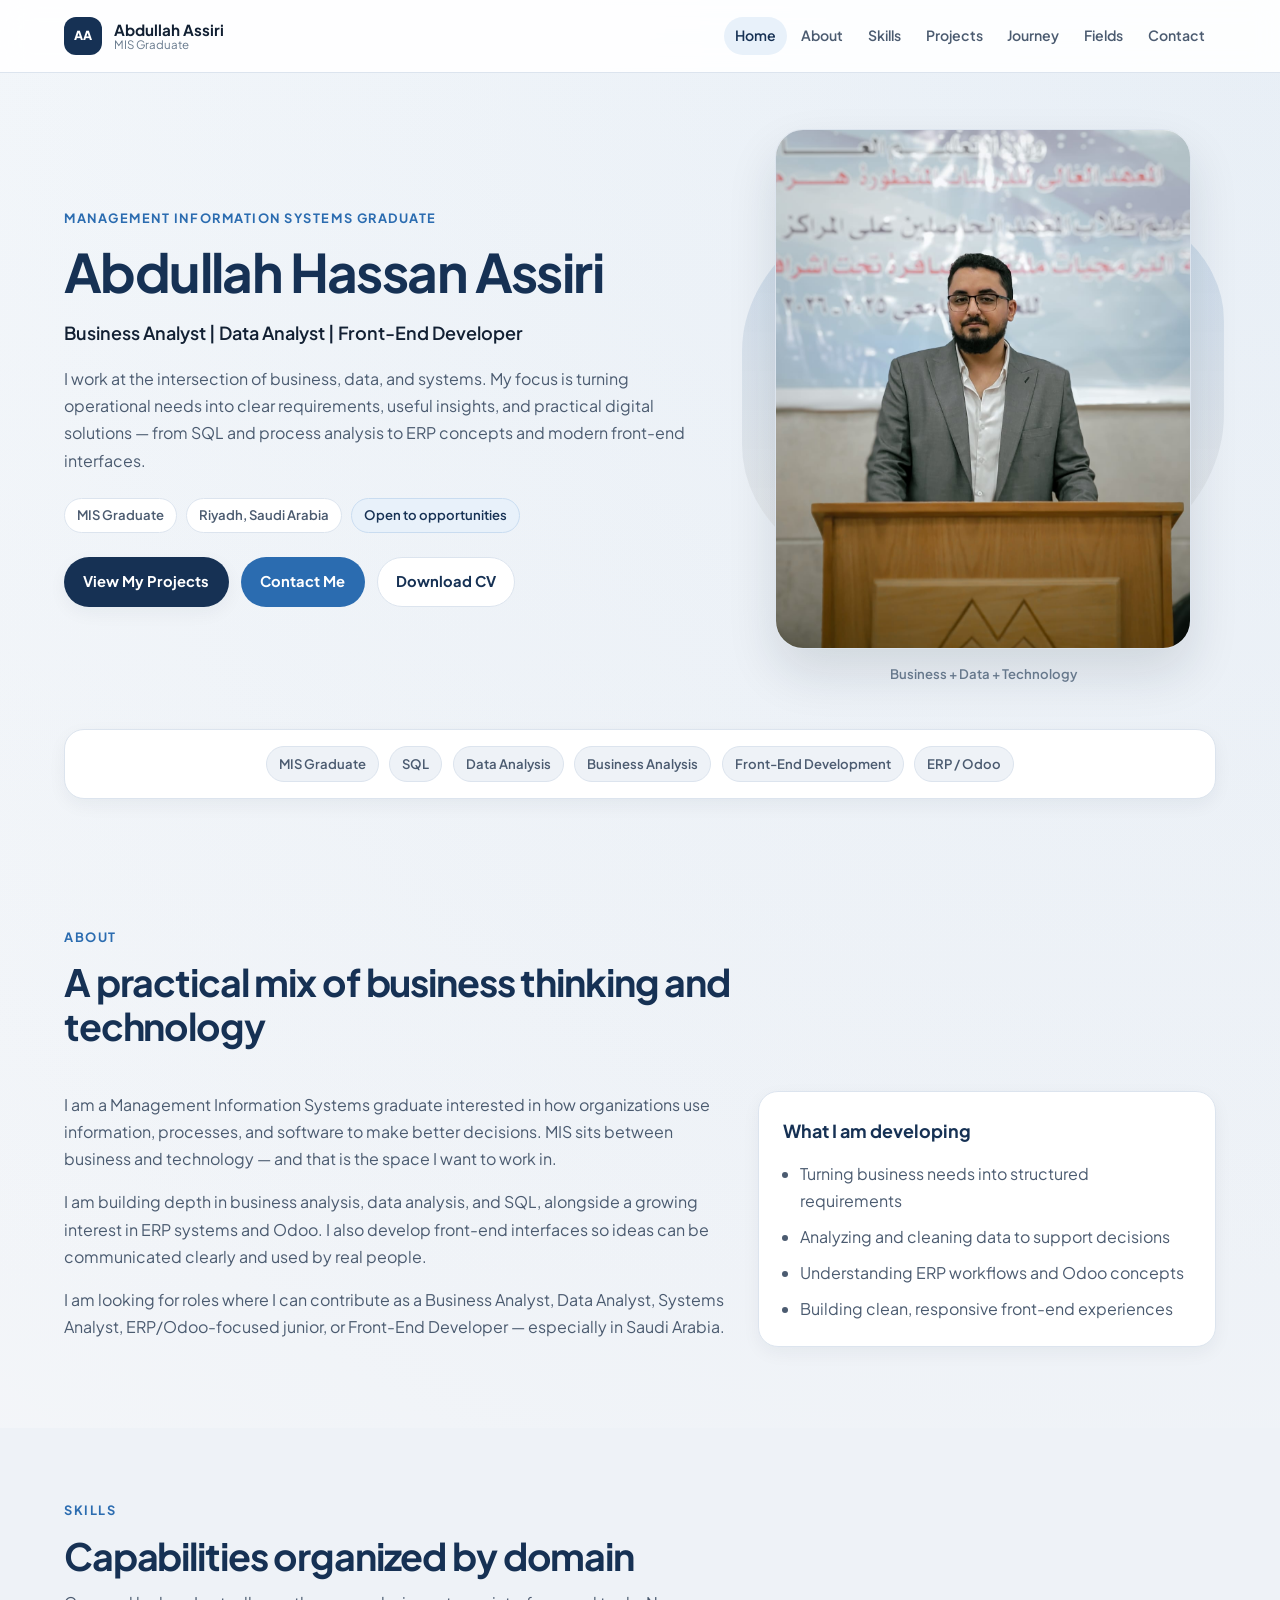
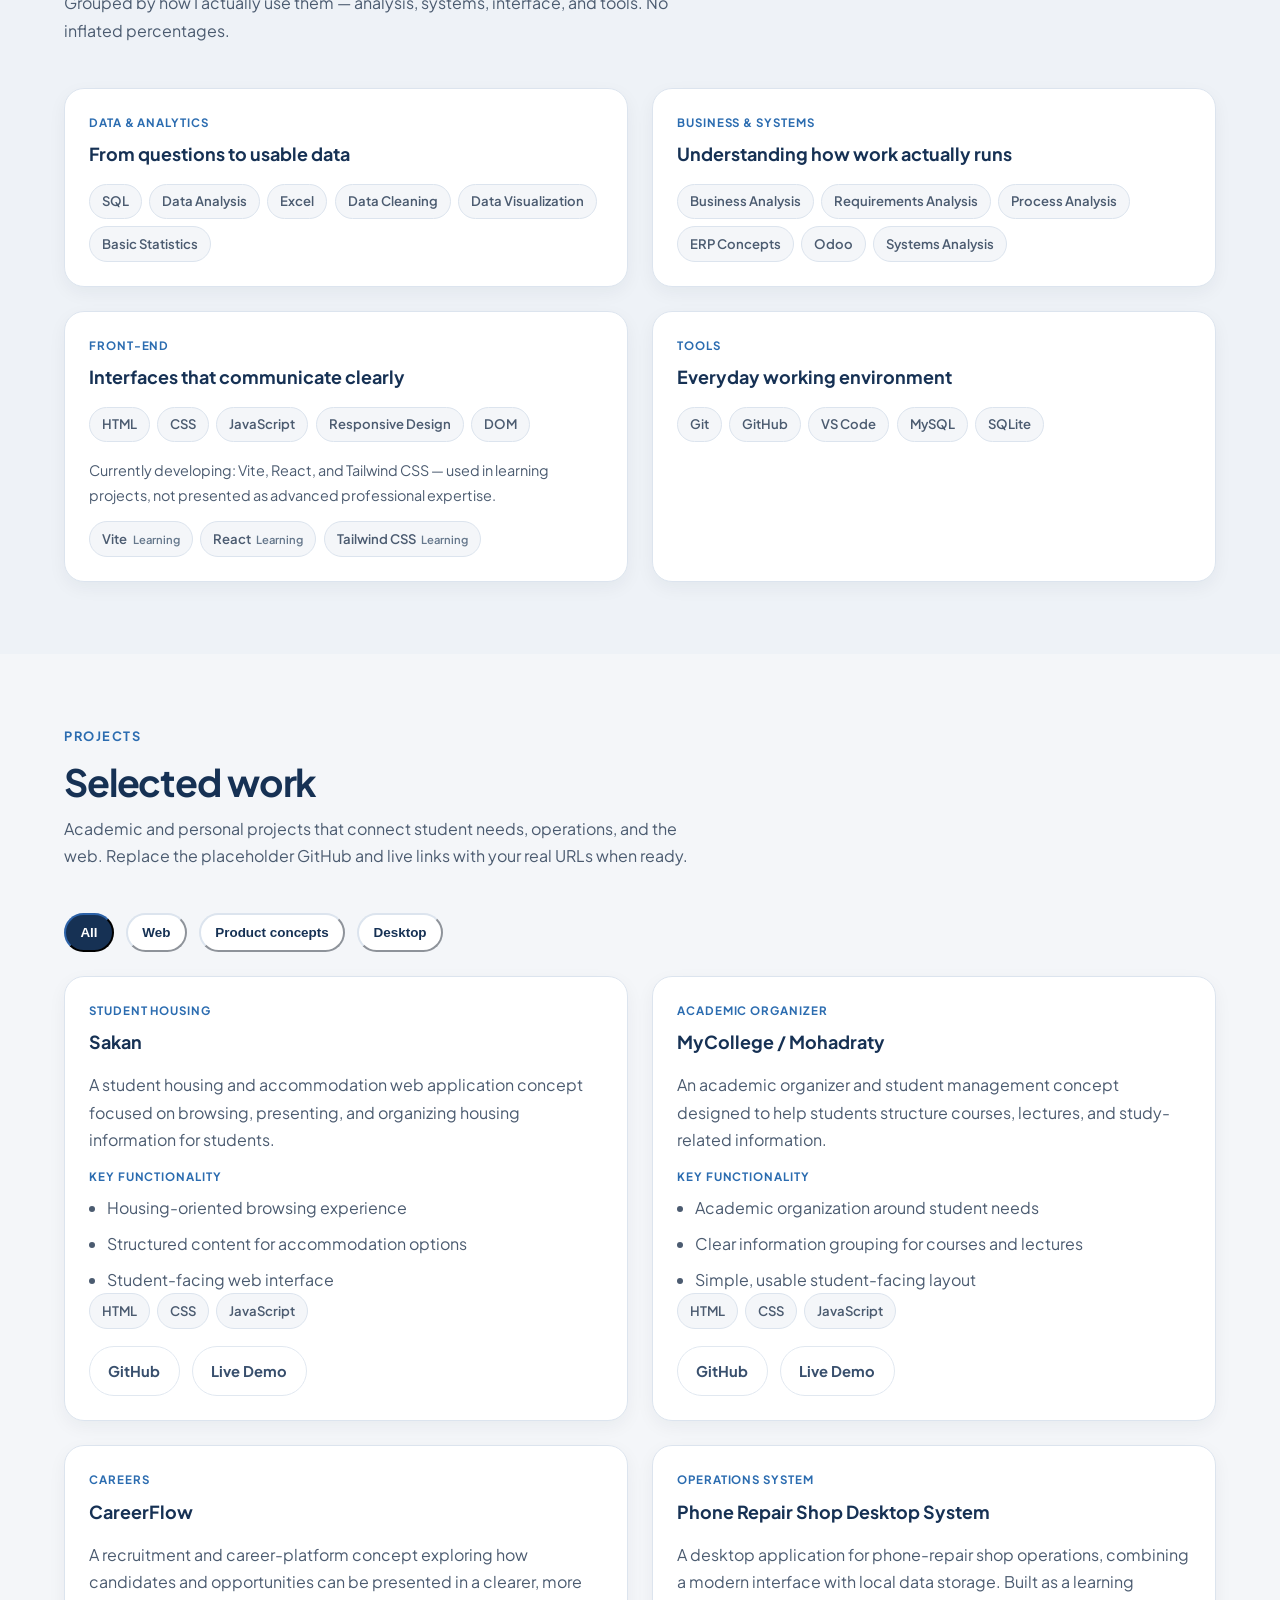
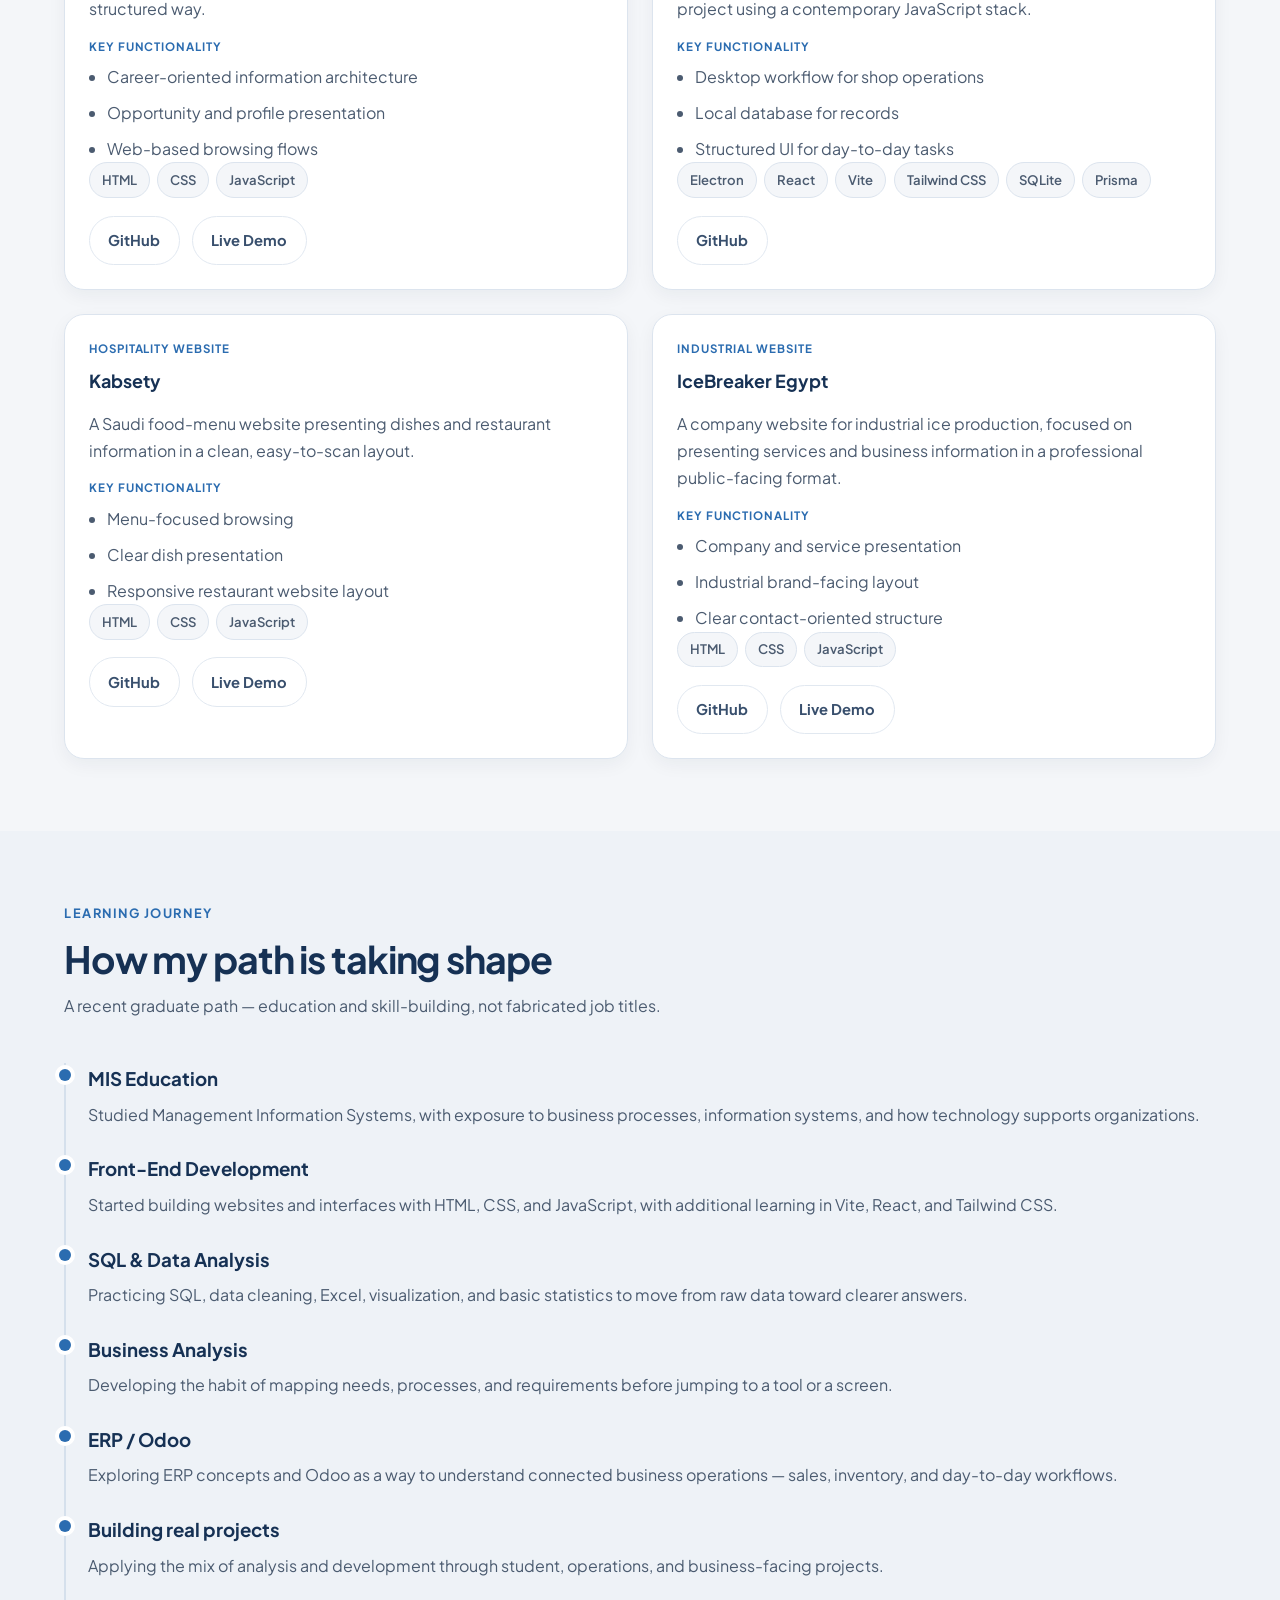
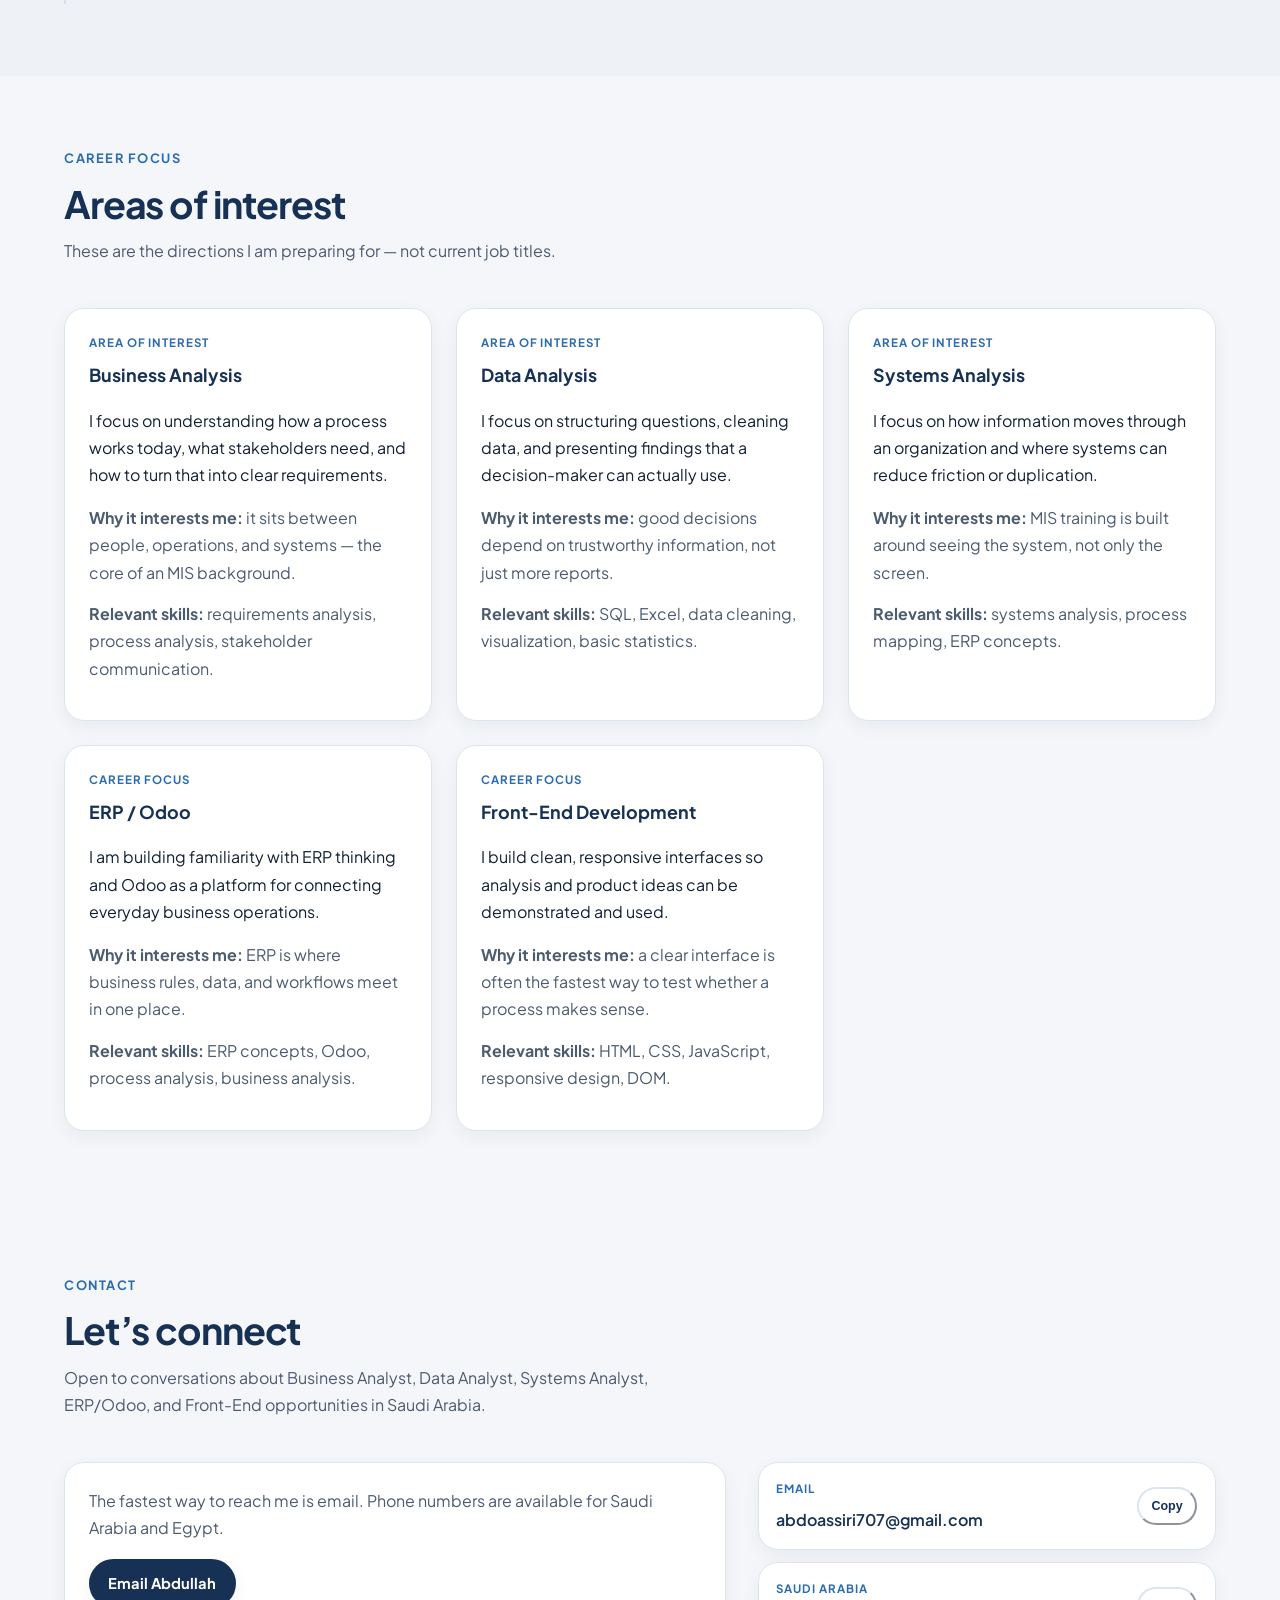
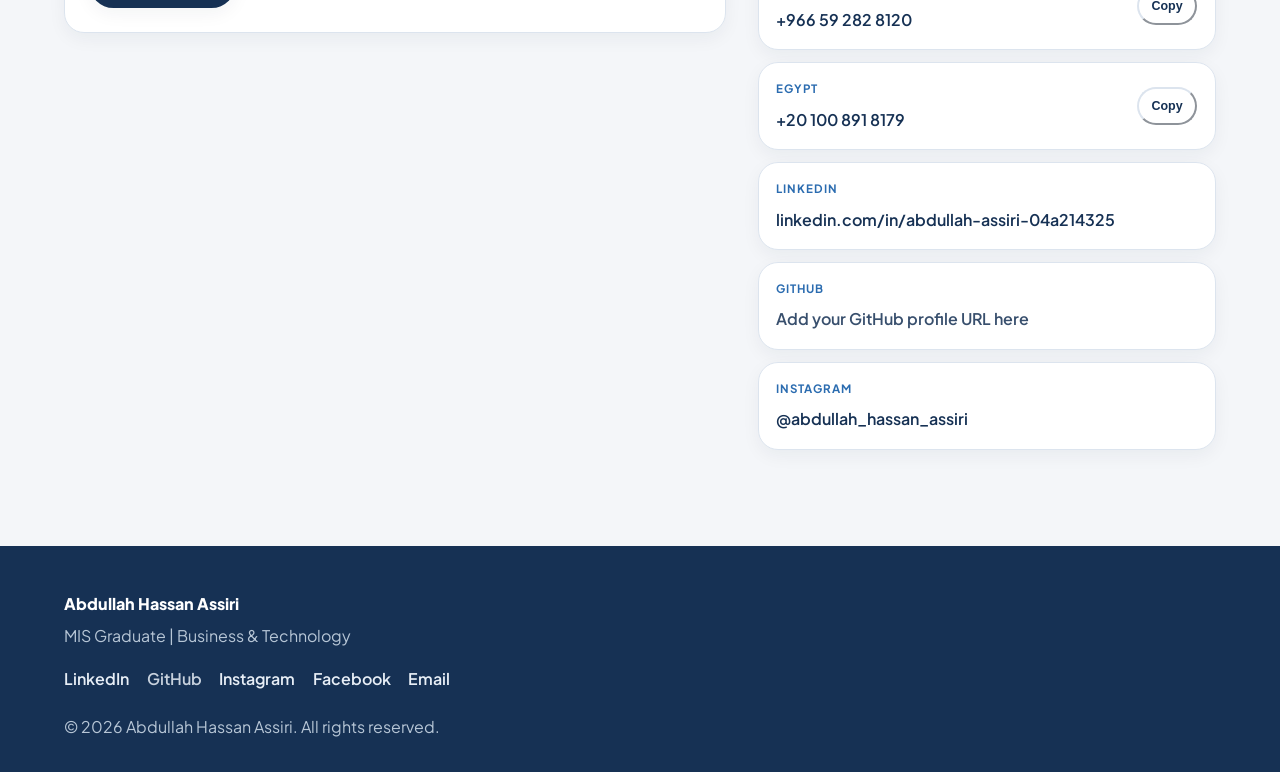
<file: index.html>
<!DOCTYPE html>
<html lang="en">
<head>
  <meta charset="UTF-8">
  <meta name="viewport" content="width=device-width, initial-scale=1.0">
  <title>Abdullah Hassan Assiri | MIS Graduate · Business, Data &amp; Technology</title>
  <meta name="description" content="Portfolio of Abdullah Hassan Assiri, a Management Information Systems graduate focused on business analysis, data analysis, ERP/Odoo, and front-end development. Based in Riyadh, Saudi Arabia.">
  <meta name="keywords" content="Abdullah Hassan Assiri, MIS graduate, Business Analyst, Data Analyst, Front-End Developer, ERP, Odoo, SQL, Riyadh, Saudi Arabia">
  <meta name="author" content="Abdullah Hassan Assiri">
  <meta property="og:title" content="Abdullah Hassan Assiri | MIS Graduate">
  <meta property="og:description" content="Business analysis, data analysis, ERP/Odoo, and front-end development — connecting business needs with technology.">
  <meta property="og:type" content="website">
  <meta property="og:image" content="images/myPic.jpeg">
  <meta name="twitter:card" content="summary_large_image">
  <link rel="preconnect" href="https://fonts.googleapis.com">
  <link rel="preconnect" href="https://fonts.gstatic.com" crossorigin>
  <link href="https://fonts.googleapis.com/css2?family=Plus+Jakarta+Sans:ital,wght@0,400;0,500;0,600;0,700;0,800;1,400&display=swap" rel="stylesheet">
  <link rel="stylesheet" href="style.css">
</head>
<body data-page="home">
  <a class="skip-link" href="#main">Skip to content</a>

  <header class="site-header" id="top">
    <div class="container nav-container">
      <a href="index.html" class="brand" aria-label="Abdullah Hassan Assiri — Home">
        <span class="brand-mark" aria-hidden="true">AA</span>
        <span class="brand-text">
          <span class="brand-name">Abdullah Assiri</span>
          <span class="brand-role">MIS Graduate</span>
        </span>
      </a>

      <button class="nav-toggle" type="button" aria-expanded="false" aria-controls="primary-nav" aria-label="Open menu">
        <span class="nav-toggle-bars" aria-hidden="true"></span>
      </button>

      <nav class="main-nav" id="primary-nav" aria-label="Primary">
        <a href="#top" data-nav="home">Home</a>
        <a href="#about" data-nav="about">About</a>
        <a href="#skills" data-nav="skills">Skills</a>
        <a href="#projects" data-nav="projects">Projects</a>
        <a href="#journey" data-nav="journey">Journey</a>
        <a href="#fields" data-nav="fields">Fields</a>
        <a href="#contact" data-nav="contact">Contact</a>
      </nav>
    </div>
  </header>

  <main id="main">
    <section class="hero" aria-labelledby="hero-title">
      <div class="container hero-grid">
        <div class="hero-copy reveal">
          <p class="eyebrow">Management Information Systems Graduate</p>
          <h1 id="hero-title">Abdullah Hassan Assiri</h1>
          <p class="hero-position">Business Analyst <span aria-hidden="true">|</span> Data Analyst <span aria-hidden="true">|</span> Front-End Developer</p>
          <p class="hero-lead">
            I work at the intersection of business, data, and systems. My focus is turning operational needs into clear requirements, useful insights, and practical digital solutions — from SQL and process analysis to ERP concepts and modern front-end interfaces.
          </p>

          <div class="hero-meta" aria-label="Profile highlights">
            <span class="meta-chip">MIS Graduate</span>
            <span class="meta-chip">Riyadh, Saudi Arabia</span>
            <span class="meta-chip meta-chip-accent">Open to opportunities</span>
          </div>

          <div class="hero-actions">
            <a class="btn btn-primary" href="#projects">View My Projects</a>
            <a class="btn btn-secondary" href="#contact">Contact Me</a>
            <!-- Place your CV PDF at: assets/Abdullah-Hassan-Assiri-CV.pdf -->
            <a class="btn btn-ghost" href="assets/Abdullah-Hassan-Assiri-CV.pdf" download="Abdullah-Hassan-Assiri-CV.pdf">Download CV</a>
          </div>
        </div>

        <div class="hero-visual reveal">
          <div class="portrait-frame">
            <div class="portrait-glow" aria-hidden="true"></div>
            <figure class="portrait-card">
              <img src="images/myPic.jpeg" alt="Abdullah Hassan Assiri speaking at a formal academic event" width="640" height="800" fetchpriority="high">
            </figure>
            <p class="portrait-caption">Business + Data + Technology</p>
          </div>
        </div>
      </div>
    </section>

    <section class="highlights" aria-label="Focus areas">
      <div class="container">
        <ul class="highlight-row">
          <li>MIS Graduate</li>
          <li>SQL</li>
          <li>Data Analysis</li>
          <li>Business Analysis</li>
          <li>Front-End Development</li>
          <li>ERP / Odoo</li>
        </ul>
      </div>
    </section>

    <section class="section" id="about" aria-labelledby="about-title">
      <div class="container">
        <header class="section-header reveal">
          <p class="eyebrow">About</p>
          <h2 id="about-title">A practical mix of business thinking and technology</h2>
        </header>

        <div class="about-layout">
          <div class="about-copy reveal">
            <p>
              I am a Management Information Systems graduate interested in how organizations use information, processes, and software to make better decisions. MIS sits between business and technology — and that is the space I want to work in.
            </p>
            <p>
              I am building depth in business analysis, data analysis, and SQL, alongside a growing interest in ERP systems and Odoo. I also develop front-end interfaces so ideas can be communicated clearly and used by real people.
            </p>
            <p>
              I am looking for roles where I can contribute as a Business Analyst, Data Analyst, Systems Analyst, ERP/Odoo-focused junior, or Front-End Developer — especially in Saudi Arabia.
            </p>
          </div>

          <aside class="about-panel reveal" aria-label="Current focus">
            <h3>What I am developing</h3>
            <ul class="plain-list">
              <li>Turning business needs into structured requirements</li>
              <li>Analyzing and cleaning data to support decisions</li>
              <li>Understanding ERP workflows and Odoo concepts</li>
              <li>Building clean, responsive front-end experiences</li>
            </ul>
          </aside>
        </div>
      </div>
    </section>

    <section class="section section-muted" id="skills" aria-labelledby="skills-title">
      <div class="container">
        <header class="section-header reveal">
          <p class="eyebrow">Skills</p>
          <h2 id="skills-title">Capabilities organized by domain</h2>
          <p class="section-lead">Grouped by how I actually use them — analysis, systems, interface, and tools. No inflated percentages.</p>
        </header>

        <div class="skills-grid">
          <article class="skill-card reveal">
            <p class="card-kicker">Data &amp; Analytics</p>
            <h3>From questions to usable data</h3>
            <ul class="badge-list">
              <li>SQL</li>
              <li>Data Analysis</li>
              <li>Excel</li>
              <li>Data Cleaning</li>
              <li>Data Visualization</li>
              <li>Basic Statistics</li>
            </ul>
          </article>

          <article class="skill-card reveal">
            <p class="card-kicker">Business &amp; Systems</p>
            <h3>Understanding how work actually runs</h3>
            <ul class="badge-list">
              <li>Business Analysis</li>
              <li>Requirements Analysis</li>
              <li>Process Analysis</li>
              <li>ERP Concepts</li>
              <li>Odoo</li>
              <li>Systems Analysis</li>
            </ul>
          </article>

          <article class="skill-card reveal">
            <p class="card-kicker">Front-End</p>
            <h3>Interfaces that communicate clearly</h3>
            <ul class="badge-list">
              <li>HTML</li>
              <li>CSS</li>
              <li>JavaScript</li>
              <li>Responsive Design</li>
              <li>DOM</li>
            </ul>
            <p class="skill-note">Currently developing: Vite, React, and Tailwind CSS — used in learning projects, not presented as advanced professional expertise.</p>
            <ul class="badge-list badge-list-soft">
              <li>Vite <span class="badge-tag">Learning</span></li>
              <li>React <span class="badge-tag">Learning</span></li>
              <li>Tailwind CSS <span class="badge-tag">Learning</span></li>
            </ul>
          </article>

          <article class="skill-card reveal">
            <p class="card-kicker">Tools</p>
            <h3>Everyday working environment</h3>
            <ul class="badge-list">
              <li>Git</li>
              <li>GitHub</li>
              <li>VS Code</li>
              <li>MySQL</li>
              <li>SQLite</li>
            </ul>
          </article>
        </div>
      </div>
    </section>

    <section class="section" id="projects" aria-labelledby="projects-title">
      <div class="container">
        <header class="section-header reveal">
          <p class="eyebrow">Projects</p>
          <h2 id="projects-title">Selected work</h2>
          <p class="section-lead">Academic and personal projects that connect student needs, operations, and the web. Replace the placeholder GitHub and live links with your real URLs when ready.</p>
        </header>

        <div class="filter-bar" role="toolbar" aria-label="Filter projects">
          <button class="filter-btn is-active" type="button" data-filter="all" aria-pressed="true">All</button>
          <button class="filter-btn" type="button" data-filter="web" aria-pressed="false">Web</button>
          <button class="filter-btn" type="button" data-filter="product" aria-pressed="false">Product concepts</button>
          <button class="filter-btn" type="button" data-filter="desktop" aria-pressed="false">Desktop</button>
        </div>

        <div class="projects-grid">
          <article class="project-card reveal" data-category="web product">
            <div class="project-top">
              <p class="card-kicker">Student housing</p>
              <h3>Sakan</h3>
            </div>
            <p>A student housing and accommodation web application concept focused on browsing, presenting, and organizing housing information for students.</p>
            <h4 class="mini-label">Key functionality</h4>
            <ul class="mini-list">
              <li>Housing-oriented browsing experience</li>
              <li>Structured content for accommodation options</li>
              <li>Student-facing web interface</li>
            </ul>
            <ul class="badge-list">
              <li>HTML</li>
              <li>CSS</li>
              <li>JavaScript</li>
            </ul>
            <div class="card-actions">
              <!-- Replace # with your GitHub URL -->
              <a class="btn btn-sm btn-outline" href="#">GitHub</a>
              <!-- Replace # with your live demo URL, or remove this link -->
              <a class="btn btn-sm btn-ghost" href="#">Live Demo</a>
            </div>
          </article>

          <article class="project-card reveal" data-category="web product">
            <div class="project-top">
              <p class="card-kicker">Academic organizer</p>
              <h3>MyCollege / Mohadraty</h3>
            </div>
            <p>An academic organizer and student management concept designed to help students structure courses, lectures, and study-related information.</p>
            <h4 class="mini-label">Key functionality</h4>
            <ul class="mini-list">
              <li>Academic organization around student needs</li>
              <li>Clear information grouping for courses and lectures</li>
              <li>Simple, usable student-facing layout</li>
            </ul>
            <ul class="badge-list">
              <li>HTML</li>
              <li>CSS</li>
              <li>JavaScript</li>
            </ul>
            <div class="card-actions">
              <a class="btn btn-sm btn-outline" href="#">GitHub</a>
              <a class="btn btn-sm btn-ghost" href="#">Live Demo</a>
            </div>
          </article>

          <article class="project-card reveal" data-category="web product">
            <div class="project-top">
              <p class="card-kicker">Careers</p>
              <h3>CareerFlow</h3>
            </div>
            <p>A recruitment and career-platform concept exploring how candidates and opportunities can be presented in a clearer, more structured way.</p>
            <h4 class="mini-label">Key functionality</h4>
            <ul class="mini-list">
              <li>Career-oriented information architecture</li>
              <li>Opportunity and profile presentation</li>
              <li>Web-based browsing flows</li>
            </ul>
            <ul class="badge-list">
              <li>HTML</li>
              <li>CSS</li>
              <li>JavaScript</li>
            </ul>
            <div class="card-actions">
              <a class="btn btn-sm btn-outline" href="#">GitHub</a>
              <a class="btn btn-sm btn-ghost" href="#">Live Demo</a>
            </div>
          </article>

          <article class="project-card reveal" data-category="desktop">
            <div class="project-top">
              <p class="card-kicker">Operations system</p>
              <h3>Phone Repair Shop Desktop System</h3>
            </div>
            <p>A desktop application for phone-repair shop operations, combining a modern interface with local data storage. Built as a learning project using a contemporary JavaScript stack.</p>
            <h4 class="mini-label">Key functionality</h4>
            <ul class="mini-list">
              <li>Desktop workflow for shop operations</li>
              <li>Local database for records</li>
              <li>Structured UI for day-to-day tasks</li>
            </ul>
            <ul class="badge-list">
              <li>Electron</li>
              <li>React</li>
              <li>Vite</li>
              <li>Tailwind CSS</li>
              <li>SQLite</li>
              <li>Prisma</li>
            </ul>
            <div class="card-actions">
              <a class="btn btn-sm btn-outline" href="#">GitHub</a>
            </div>
          </article>

          <article class="project-card reveal" data-category="web">
            <div class="project-top">
              <p class="card-kicker">Hospitality website</p>
              <h3>Kabsety</h3>
            </div>
            <p>A Saudi food-menu website presenting dishes and restaurant information in a clean, easy-to-scan layout.</p>
            <h4 class="mini-label">Key functionality</h4>
            <ul class="mini-list">
              <li>Menu-focused browsing</li>
              <li>Clear dish presentation</li>
              <li>Responsive restaurant website layout</li>
            </ul>
            <ul class="badge-list">
              <li>HTML</li>
              <li>CSS</li>
              <li>JavaScript</li>
            </ul>
            <div class="card-actions">
              <a class="btn btn-sm btn-outline" href="#">GitHub</a>
              <a class="btn btn-sm btn-ghost" href="#">Live Demo</a>
            </div>
          </article>

          <article class="project-card reveal" data-category="web">
            <div class="project-top">
              <p class="card-kicker">Industrial website</p>
              <h3>IceBreaker Egypt</h3>
            </div>
            <p>A company website for industrial ice production, focused on presenting services and business information in a professional public-facing format.</p>
            <h4 class="mini-label">Key functionality</h4>
            <ul class="mini-list">
              <li>Company and service presentation</li>
              <li>Industrial brand-facing layout</li>
              <li>Clear contact-oriented structure</li>
            </ul>
            <ul class="badge-list">
              <li>HTML</li>
              <li>CSS</li>
              <li>JavaScript</li>
            </ul>
            <div class="card-actions">
              <a class="btn btn-sm btn-outline" href="#">GitHub</a>
              <a class="btn btn-sm btn-ghost" href="#">Live Demo</a>
            </div>
          </article>
        </div>
      </div>
    </section>

    <section class="section section-muted" id="journey" aria-labelledby="journey-title">
      <div class="container">
        <header class="section-header reveal">
          <p class="eyebrow">Learning journey</p>
          <h2 id="journey-title">How my path is taking shape</h2>
          <p class="section-lead">A recent graduate path — education and skill-building, not fabricated job titles.</p>
        </header>

        <ol class="timeline">
          <li class="timeline-item reveal">
            <h3>MIS Education</h3>
            <p>Studied Management Information Systems, with exposure to business processes, information systems, and how technology supports organizations.</p>
          </li>
          <li class="timeline-item reveal">
            <h3>Front-End Development</h3>
            <p>Started building websites and interfaces with HTML, CSS, and JavaScript, with additional learning in Vite, React, and Tailwind CSS.</p>
          </li>
          <li class="timeline-item reveal">
            <h3>SQL &amp; Data Analysis</h3>
            <p>Practicing SQL, data cleaning, Excel, visualization, and basic statistics to move from raw data toward clearer answers.</p>
          </li>
          <li class="timeline-item reveal">
            <h3>Business Analysis</h3>
            <p>Developing the habit of mapping needs, processes, and requirements before jumping to a tool or a screen.</p>
          </li>
          <li class="timeline-item reveal">
            <h3>ERP / Odoo</h3>
            <p>Exploring ERP concepts and Odoo as a way to understand connected business operations — sales, inventory, and day-to-day workflows.</p>
          </li>
          <li class="timeline-item reveal">
            <h3>Building real projects</h3>
            <p>Applying the mix of analysis and development through student, operations, and business-facing projects.</p>
          </li>
        </ol>
      </div>
    </section>

    <section class="section" id="fields" aria-labelledby="fields-title">
      <div class="container">
        <header class="section-header reveal">
          <p class="eyebrow">Career focus</p>
          <h2 id="fields-title">Areas of interest</h2>
          <p class="section-lead">These are the directions I am preparing for — not current job titles.</p>
        </header>

        <div class="fields-grid">
          <article class="field-card reveal">
            <p class="card-kicker">Area of interest</p>
            <h3>Business Analysis</h3>
            <p>I focus on understanding how a process works today, what stakeholders need, and how to turn that into clear requirements.</p>
            <p class="field-why"><strong>Why it interests me:</strong> it sits between people, operations, and systems — the core of an MIS background.</p>
            <p class="field-skills"><strong>Relevant skills:</strong> requirements analysis, process analysis, stakeholder communication.</p>
          </article>

          <article class="field-card reveal">
            <p class="card-kicker">Area of interest</p>
            <h3>Data Analysis</h3>
            <p>I focus on structuring questions, cleaning data, and presenting findings that a decision-maker can actually use.</p>
            <p class="field-why"><strong>Why it interests me:</strong> good decisions depend on trustworthy information, not just more reports.</p>
            <p class="field-skills"><strong>Relevant skills:</strong> SQL, Excel, data cleaning, visualization, basic statistics.</p>
          </article>

          <article class="field-card reveal">
            <p class="card-kicker">Area of interest</p>
            <h3>Systems Analysis</h3>
            <p>I focus on how information moves through an organization and where systems can reduce friction or duplication.</p>
            <p class="field-why"><strong>Why it interests me:</strong> MIS training is built around seeing the system, not only the screen.</p>
            <p class="field-skills"><strong>Relevant skills:</strong> systems analysis, process mapping, ERP concepts.</p>
          </article>

          <article class="field-card reveal">
            <p class="card-kicker">Career focus</p>
            <h3>ERP / Odoo</h3>
            <p>I am building familiarity with ERP thinking and Odoo as a platform for connecting everyday business operations.</p>
            <p class="field-why"><strong>Why it interests me:</strong> ERP is where business rules, data, and workflows meet in one place.</p>
            <p class="field-skills"><strong>Relevant skills:</strong> ERP concepts, Odoo, process analysis, business analysis.</p>
          </article>

          <article class="field-card reveal">
            <p class="card-kicker">Career focus</p>
            <h3>Front-End Development</h3>
            <p>I build clean, responsive interfaces so analysis and product ideas can be demonstrated and used.</p>
            <p class="field-why"><strong>Why it interests me:</strong> a clear interface is often the fastest way to test whether a process makes sense.</p>
            <p class="field-skills"><strong>Relevant skills:</strong> HTML, CSS, JavaScript, responsive design, DOM.</p>
          </article>
        </div>
      </div>
    </section>

    <section class="section section-contact" id="contact" aria-labelledby="contact-title">
      <div class="container">
        <header class="section-header reveal">
          <p class="eyebrow">Contact</p>
          <h2 id="contact-title">Let’s connect</h2>
          <p class="section-lead">Open to conversations about Business Analyst, Data Analyst, Systems Analyst, ERP/Odoo, and Front-End opportunities in Saudi Arabia.</p>
        </header>

        <div class="contact-layout">
          <div class="contact-cta reveal">
            <p>The fastest way to reach me is email. Phone numbers are available for Saudi Arabia and Egypt.</p>
            <a class="btn btn-primary" href="mailto:abdoassiri707@gmail.com">Email Abdullah</a>
          </div>

          <ul class="contact-list">
            <li class="contact-item reveal">
              <div>
                <p class="mini-label">Email</p>
                <a href="mailto:abdoassiri707@gmail.com">abdoassiri707@gmail.com</a>
              </div>
              <button class="copy-btn" type="button" data-copy="abdoassiri707@gmail.com">Copy</button>
            </li>
            <li class="contact-item reveal">
              <div>
                <p class="mini-label">Saudi Arabia</p>
                <a href="tel:+966592828120">+966 59 282 8120</a>
              </div>
              <button class="copy-btn" type="button" data-copy="+966592828120">Copy</button>
            </li>
            <li class="contact-item reveal">
              <div>
                <p class="mini-label">Egypt</p>
                <a href="tel:+201008918179">+20 100 891 8179</a>
              </div>
              <button class="copy-btn" type="button" data-copy="+201008918179">Copy</button>
            </li>
            <li class="contact-item reveal">
              <div>
                <p class="mini-label">LinkedIn</p>
                <a href="https://www.linkedin.com/in/abdullah-assiri-04a214325/" target="_blank" rel="noopener noreferrer">linkedin.com/in/abdullah-assiri-04a214325</a>
              </div>
            </li>
            <li class="contact-item reveal">
              <div>
                <p class="mini-label">GitHub</p>
                <!-- Replace the href below with your GitHub profile URL -->
                <a href="#">Add your GitHub profile URL here</a>
              </div>
            </li>
            <li class="contact-item reveal">
              <div>
                <p class="mini-label">Instagram</p>
                <a href="https://www.instagram.com/abdullah_hassan_assiri/" target="_blank" rel="noopener noreferrer">@abdullah_hassan_assiri</a>
              </div>
            </li>
          </ul>
        </div>
      </div>
    </section>
  </main>

  <footer class="site-footer">
    <div class="container footer-grid">
      <div>
        <p class="footer-name">Abdullah Hassan Assiri</p>
        <p class="footer-tag">MIS Graduate | Business &amp; Technology</p>
      </div>
      <nav class="footer-links" aria-label="Social">
        <a href="https://www.linkedin.com/in/abdullah-assiri-04a214325/" target="_blank" rel="noopener noreferrer">LinkedIn</a>
        <a href="#">GitHub</a>
        <a href="https://www.instagram.com/abdullah_hassan_assiri/" target="_blank" rel="noopener noreferrer">Instagram</a>
        <a href="https://www.facebook.com/abdullah.assiri.120017" target="_blank" rel="noopener noreferrer">Facebook</a>
        <a href="mailto:abdoassiri707@gmail.com">Email</a>
      </nav>
      <p class="footer-copy">© <span data-year></span> Abdullah Hassan Assiri. All rights reserved.</p>
    </div>
  </footer>

  <button class="to-top" type="button" aria-label="Back to top">
    <span aria-hidden="true">↑</span>
  </button>

  <script src="script.js" defer></script>
</body>
</html>
</file>
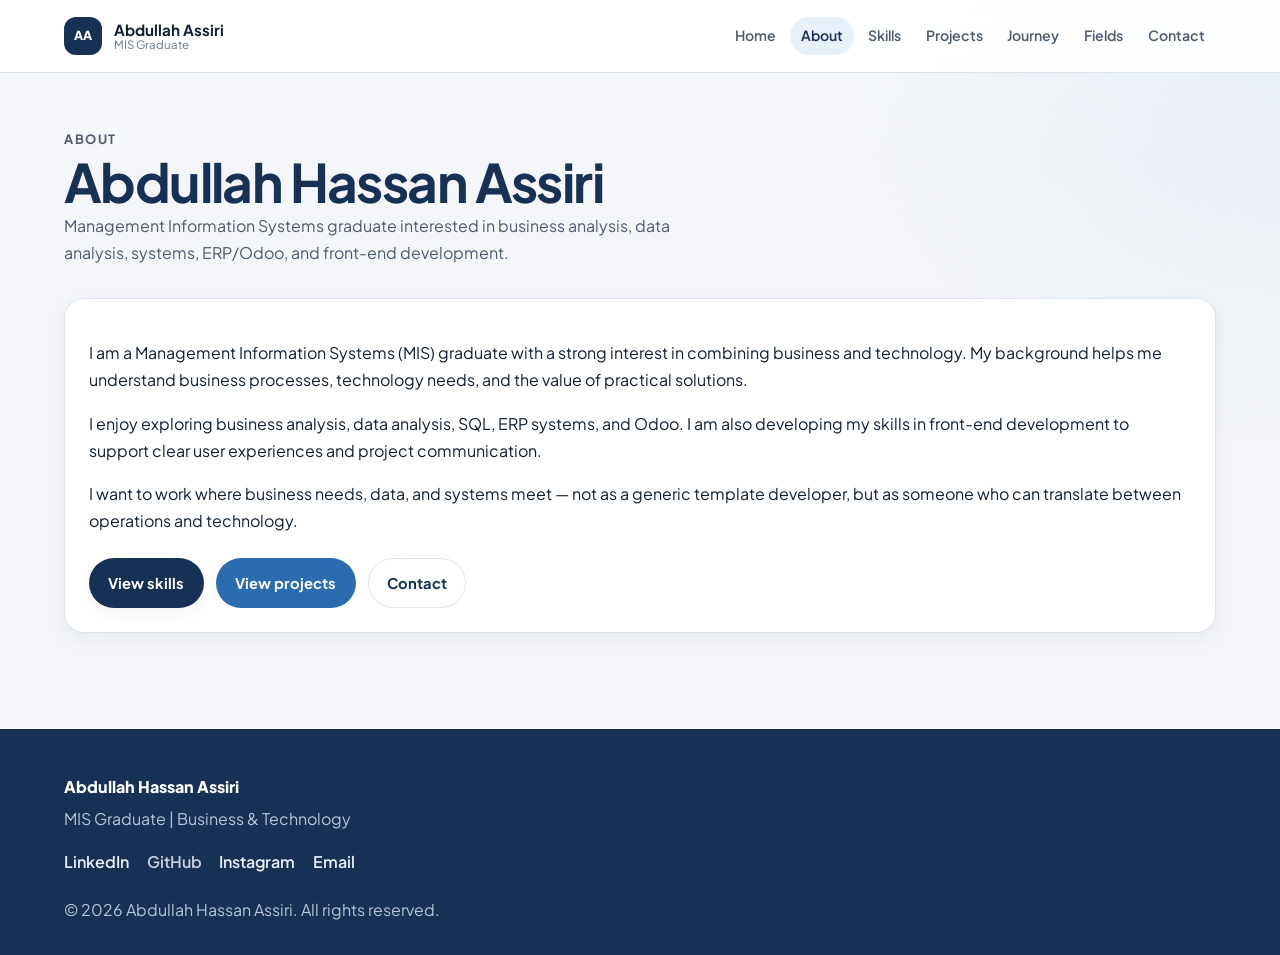
<file: about.html>
<!DOCTYPE html>
<html lang="en">
<head>
  <meta charset="UTF-8">
  <meta name="viewport" content="width=device-width, initial-scale=1.0">
  <title>About | Abdullah Hassan Assiri</title>
  <meta name="description" content="About Abdullah Hassan Assiri, a Management Information Systems graduate focused on business analysis, data analysis, ERP/Odoo, and front-end development.">
  <meta property="og:title" content="About | Abdullah Hassan Assiri">
  <meta property="og:description" content="MIS graduate working at the intersection of business, data, and technology.">
  <meta property="og:type" content="website">
  <meta property="og:image" content="images/myPic.jpeg">
  <link rel="preconnect" href="https://fonts.googleapis.com">
  <link rel="preconnect" href="https://fonts.gstatic.com" crossorigin>
  <link href="https://fonts.googleapis.com/css2?family=Plus+Jakarta+Sans:ital,wght@0,400;0,500;0,600;0,700;0,800;1,400&display=swap" rel="stylesheet">
  <link rel="stylesheet" href="style.css">
</head>
<body data-page="about">
  <a class="skip-link" href="#main">Skip to content</a>

  <header class="site-header">
    <div class="container nav-container">
      <a href="index.html" class="brand" aria-label="Abdullah Hassan Assiri — Home">
        <span class="brand-mark" aria-hidden="true">AA</span>
        <span class="brand-text">
          <span class="brand-name">Abdullah Assiri</span>
          <span class="brand-role">MIS Graduate</span>
        </span>
      </a>
      <button class="nav-toggle" type="button" aria-expanded="false" aria-controls="primary-nav" aria-label="Open menu">
        <span class="nav-toggle-bars" aria-hidden="true"></span>
      </button>
      <nav class="main-nav" id="primary-nav" aria-label="Primary">
        <a href="index.html" data-nav="home">Home</a>
        <a href="about.html" data-nav="about">About</a>
        <a href="index.html#skills" data-nav="skills">Skills</a>
        <a href="index.html#projects" data-nav="projects">Projects</a>
        <a href="index.html#journey" data-nav="journey">Journey</a>
        <a href="fields.html" data-nav="fields">Fields</a>
        <a href="contact.html" data-nav="contact">Contact</a>
      </nav>
    </div>
  </header>

  <main id="main" class="page-main">
    <div class="container">
      <header class="page-hero reveal">
        <p class="eyebrow">About</p>
        <h1>Abdullah Hassan Assiri</h1>
        <p>Management Information Systems graduate interested in business analysis, data analysis, systems, ERP/Odoo, and front-end development.</p>
      </header>

      <article class="page-card reveal">
        <p>I am a Management Information Systems (MIS) graduate with a strong interest in combining business and technology. My background helps me understand business processes, technology needs, and the value of practical solutions.</p>
        <p>I enjoy exploring business analysis, data analysis, SQL, ERP systems, and Odoo. I am also developing my skills in front-end development to support clear user experiences and project communication.</p>
        <p>I want to work where business needs, data, and systems meet — not as a generic template developer, but as someone who can translate between operations and technology.</p>
        <div class="subpage-nav hero-actions">
          <a class="btn btn-primary" href="index.html#skills">View skills</a>
          <a class="btn btn-secondary" href="index.html#projects">View projects</a>
          <a class="btn btn-ghost" href="contact.html">Contact</a>
        </div>
      </article>
    </div>
  </main>

  <footer class="site-footer">
    <div class="container footer-grid">
      <div>
        <p class="footer-name">Abdullah Hassan Assiri</p>
        <p class="footer-tag">MIS Graduate | Business &amp; Technology</p>
      </div>
      <nav class="footer-links" aria-label="Social">
        <a href="https://www.linkedin.com/in/abdullah-assiri-04a214325/" target="_blank" rel="noopener noreferrer">LinkedIn</a>
        <a href="#">GitHub</a>
        <a href="https://www.instagram.com/abdullah_hassan_assiri/" target="_blank" rel="noopener noreferrer">Instagram</a>
        <a href="mailto:abdoassiri707@gmail.com">Email</a>
      </nav>
      <p class="footer-copy">© <span data-year></span> Abdullah Hassan Assiri. All rights reserved.</p>
    </div>
  </footer>

  <button class="to-top" type="button" aria-label="Back to top"><span aria-hidden="true">↑</span></button>
  <script src="script.js" defer></script>
</body>
</html>
</file>
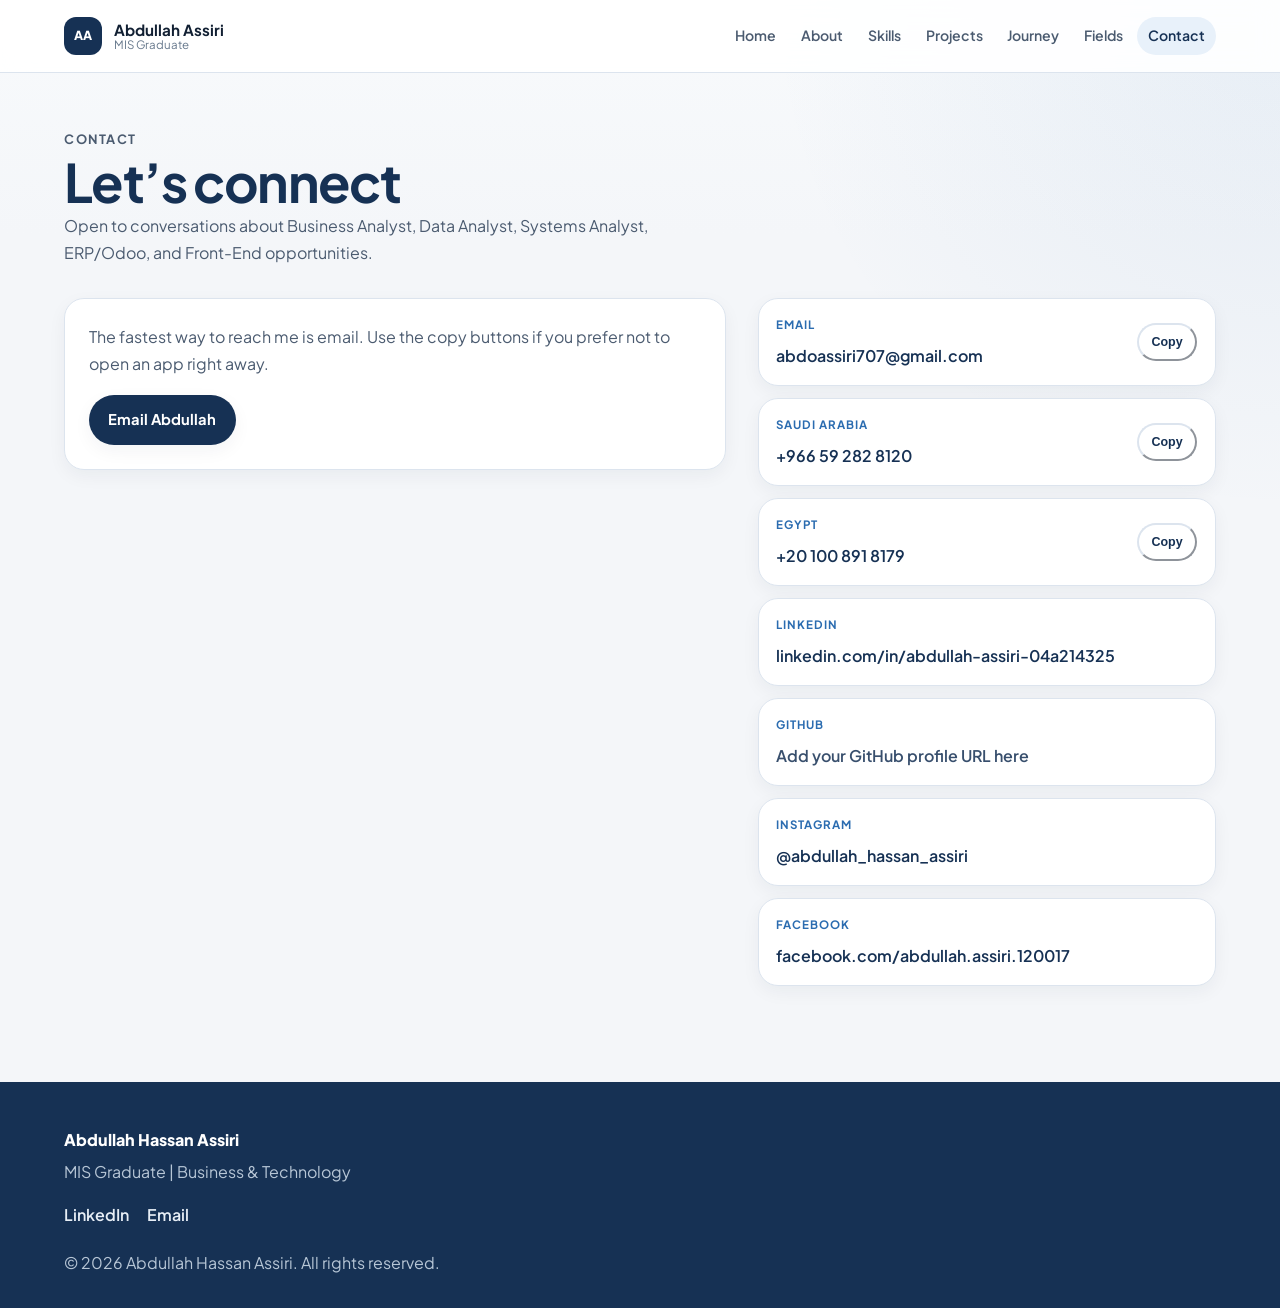
<file: contact.html>
<!DOCTYPE html>
<html lang="en">
<head>
  <meta charset="UTF-8">
  <meta name="viewport" content="width=device-width, initial-scale=1.0">
  <title>Contact | Abdullah Hassan Assiri</title>
  <meta name="description" content="Contact Abdullah Hassan Assiri by email, Saudi or Egypt phone, LinkedIn, GitHub, or Instagram.">
  <meta property="og:title" content="Contact | Abdullah Hassan Assiri">
  <meta property="og:description" content="Let's connect — MIS graduate open to business, data, systems, ERP, and front-end opportunities.">
  <meta property="og:type" content="website">
  <meta property="og:image" content="images/myPic.jpeg">
  <link rel="preconnect" href="https://fonts.googleapis.com">
  <link rel="preconnect" href="https://fonts.gstatic.com" crossorigin>
  <link href="https://fonts.googleapis.com/css2?family=Plus+Jakarta+Sans:ital,wght@0,400;0,500;0,600;0,700;0,800;1,400&display=swap" rel="stylesheet">
  <link rel="stylesheet" href="style.css">
</head>
<body data-page="contact">
  <a class="skip-link" href="#main">Skip to content</a>

  <header class="site-header">
    <div class="container nav-container">
      <a href="index.html" class="brand" aria-label="Abdullah Hassan Assiri — Home">
        <span class="brand-mark" aria-hidden="true">AA</span>
        <span class="brand-text">
          <span class="brand-name">Abdullah Assiri</span>
          <span class="brand-role">MIS Graduate</span>
        </span>
      </a>
      <button class="nav-toggle" type="button" aria-expanded="false" aria-controls="primary-nav" aria-label="Open menu">
        <span class="nav-toggle-bars" aria-hidden="true"></span>
      </button>
      <nav class="main-nav" id="primary-nav" aria-label="Primary">
        <a href="index.html" data-nav="home">Home</a>
        <a href="about.html" data-nav="about">About</a>
        <a href="index.html#skills" data-nav="skills">Skills</a>
        <a href="index.html#projects" data-nav="projects">Projects</a>
        <a href="index.html#journey" data-nav="journey">Journey</a>
        <a href="fields.html" data-nav="fields">Fields</a>
        <a href="contact.html" data-nav="contact">Contact</a>
      </nav>
    </div>
  </header>

  <main id="main" class="page-main">
    <div class="container">
      <header class="page-hero reveal">
        <p class="eyebrow">Contact</p>
        <h1>Let’s connect</h1>
        <p>Open to conversations about Business Analyst, Data Analyst, Systems Analyst, ERP/Odoo, and Front-End opportunities.</p>
      </header>

      <div class="contact-layout">
        <div class="contact-cta reveal">
          <p>The fastest way to reach me is email. Use the copy buttons if you prefer not to open an app right away.</p>
          <a class="btn btn-primary" href="mailto:abdoassiri707@gmail.com">Email Abdullah</a>
        </div>

        <ul class="contact-list">
          <li class="contact-item reveal">
            <div>
              <p class="mini-label">Email</p>
              <a href="mailto:abdoassiri707@gmail.com">abdoassiri707@gmail.com</a>
            </div>
            <button class="copy-btn" type="button" data-copy="abdoassiri707@gmail.com">Copy</button>
          </li>
          <li class="contact-item reveal">
            <div>
              <p class="mini-label">Saudi Arabia</p>
              <a href="tel:+966592828120">+966 59 282 8120</a>
            </div>
            <button class="copy-btn" type="button" data-copy="+966592828120">Copy</button>
          </li>
          <li class="contact-item reveal">
            <div>
              <p class="mini-label">Egypt</p>
              <a href="tel:+201008918179">+20 100 891 8179</a>
            </div>
            <button class="copy-btn" type="button" data-copy="+201008918179">Copy</button>
          </li>
          <li class="contact-item reveal">
            <div>
              <p class="mini-label">LinkedIn</p>
              <a href="https://www.linkedin.com/in/abdullah-assiri-04a214325/" target="_blank" rel="noopener noreferrer">linkedin.com/in/abdullah-assiri-04a214325</a>
            </div>
          </li>
          <li class="contact-item reveal">
            <div>
              <p class="mini-label">GitHub</p>
              <a href="#">Add your GitHub profile URL here</a>
            </div>
          </li>
          <li class="contact-item reveal">
            <div>
              <p class="mini-label">Instagram</p>
              <a href="https://www.instagram.com/abdullah_hassan_assiri/" target="_blank" rel="noopener noreferrer">@abdullah_hassan_assiri</a>
            </div>
          </li>
          <li class="contact-item reveal">
            <div>
              <p class="mini-label">Facebook</p>
              <a href="https://www.facebook.com/abdullah.assiri.120017" target="_blank" rel="noopener noreferrer">facebook.com/abdullah.assiri.120017</a>
            </div>
          </li>
        </ul>
      </div>
    </div>
  </main>

  <footer class="site-footer">
    <div class="container footer-grid">
      <div>
        <p class="footer-name">Abdullah Hassan Assiri</p>
        <p class="footer-tag">MIS Graduate | Business &amp; Technology</p>
      </div>
      <nav class="footer-links" aria-label="Social">
        <a href="https://www.linkedin.com/in/abdullah-assiri-04a214325/" target="_blank" rel="noopener noreferrer">LinkedIn</a>
        <a href="mailto:abdoassiri707@gmail.com">Email</a>
      </nav>
      <p class="footer-copy">© <span data-year></span> Abdullah Hassan Assiri. All rights reserved.</p>
    </div>
  </footer>

  <button class="to-top" type="button" aria-label="Back to top"><span aria-hidden="true">↑</span></button>
  <script src="script.js" defer></script>
</body>
</html>
</file>
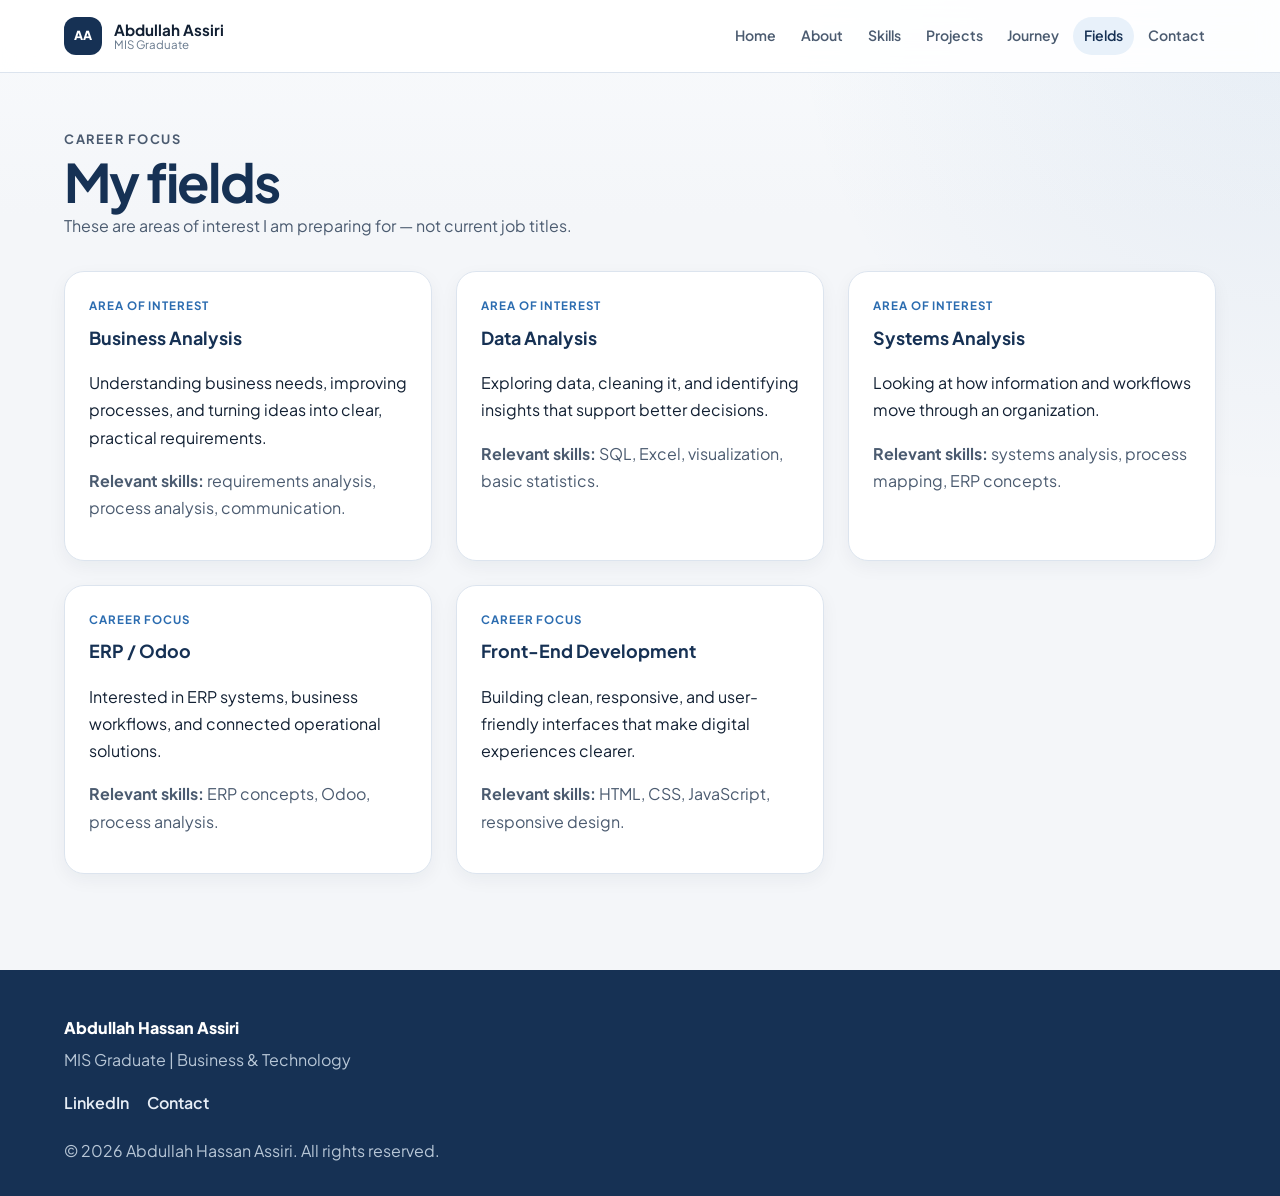
<file: fields.html>
<!DOCTYPE html>
<html lang="en">
<head>
  <meta charset="UTF-8">
  <meta name="viewport" content="width=device-width, initial-scale=1.0">
  <title>Fields | Abdullah Hassan Assiri</title>
  <meta name="description" content="Career focus areas for Abdullah Hassan Assiri: business analysis, data analysis, systems analysis, ERP/Odoo, and front-end development.">
  <meta property="og:title" content="Fields | Abdullah Hassan Assiri">
  <meta property="og:description" content="Areas of interest across business, data, systems, ERP, and front-end development.">
  <meta property="og:type" content="website">
  <meta property="og:image" content="images/myPic.jpeg">
  <link rel="preconnect" href="https://fonts.googleapis.com">
  <link rel="preconnect" href="https://fonts.gstatic.com" crossorigin>
  <link href="https://fonts.googleapis.com/css2?family=Plus+Jakarta+Sans:ital,wght@0,400;0,500;0,600;0,700;0,800;1,400&display=swap" rel="stylesheet">
  <link rel="stylesheet" href="style.css">
</head>
<body data-page="fields">
  <a class="skip-link" href="#main">Skip to content</a>

  <header class="site-header">
    <div class="container nav-container">
      <a href="index.html" class="brand" aria-label="Abdullah Hassan Assiri — Home">
        <span class="brand-mark" aria-hidden="true">AA</span>
        <span class="brand-text">
          <span class="brand-name">Abdullah Assiri</span>
          <span class="brand-role">MIS Graduate</span>
        </span>
      </a>
      <button class="nav-toggle" type="button" aria-expanded="false" aria-controls="primary-nav" aria-label="Open menu">
        <span class="nav-toggle-bars" aria-hidden="true"></span>
      </button>
      <nav class="main-nav" id="primary-nav" aria-label="Primary">
        <a href="index.html" data-nav="home">Home</a>
        <a href="about.html" data-nav="about">About</a>
        <a href="index.html#skills" data-nav="skills">Skills</a>
        <a href="index.html#projects" data-nav="projects">Projects</a>
        <a href="index.html#journey" data-nav="journey">Journey</a>
        <a href="fields.html" data-nav="fields">Fields</a>
        <a href="contact.html" data-nav="contact">Contact</a>
      </nav>
    </div>
  </header>

  <main id="main" class="page-main">
    <div class="container">
      <header class="page-hero reveal">
        <p class="eyebrow">Career focus</p>
        <h1>My fields</h1>
        <p>These are areas of interest I am preparing for — not current job titles.</p>
      </header>

      <div class="fields-grid">
        <article class="field-card reveal">
          <p class="card-kicker">Area of interest</p>
          <h3>Business Analysis</h3>
          <p>Understanding business needs, improving processes, and turning ideas into clear, practical requirements.</p>
          <p class="field-skills"><strong>Relevant skills:</strong> requirements analysis, process analysis, communication.</p>
        </article>
        <article class="field-card reveal">
          <p class="card-kicker">Area of interest</p>
          <h3>Data Analysis</h3>
          <p>Exploring data, cleaning it, and identifying insights that support better decisions.</p>
          <p class="field-skills"><strong>Relevant skills:</strong> SQL, Excel, visualization, basic statistics.</p>
        </article>
        <article class="field-card reveal">
          <p class="card-kicker">Area of interest</p>
          <h3>Systems Analysis</h3>
          <p>Looking at how information and workflows move through an organization.</p>
          <p class="field-skills"><strong>Relevant skills:</strong> systems analysis, process mapping, ERP concepts.</p>
        </article>
        <article class="field-card reveal">
          <p class="card-kicker">Career focus</p>
          <h3>ERP / Odoo</h3>
          <p>Interested in ERP systems, business workflows, and connected operational solutions.</p>
          <p class="field-skills"><strong>Relevant skills:</strong> ERP concepts, Odoo, process analysis.</p>
        </article>
        <article class="field-card reveal">
          <p class="card-kicker">Career focus</p>
          <h3>Front-End Development</h3>
          <p>Building clean, responsive, and user-friendly interfaces that make digital experiences clearer.</p>
          <p class="field-skills"><strong>Relevant skills:</strong> HTML, CSS, JavaScript, responsive design.</p>
        </article>
      </div>
    </div>
  </main>

  <footer class="site-footer">
    <div class="container footer-grid">
      <div>
        <p class="footer-name">Abdullah Hassan Assiri</p>
        <p class="footer-tag">MIS Graduate | Business &amp; Technology</p>
      </div>
      <nav class="footer-links" aria-label="Social">
        <a href="https://www.linkedin.com/in/abdullah-assiri-04a214325/" target="_blank" rel="noopener noreferrer">LinkedIn</a>
        <a href="contact.html">Contact</a>
      </nav>
      <p class="footer-copy">© <span data-year></span> Abdullah Hassan Assiri. All rights reserved.</p>
    </div>
  </footer>

  <button class="to-top" type="button" aria-label="Back to top"><span aria-hidden="true">↑</span></button>
  <script src="script.js" defer></script>
</body>
</html>
</file>
<file: style.css>
:root {
  color-scheme: light;

  --color-bg: #f4f6f9;
  --color-bg-muted: #eef2f7;
  --color-surface: #ffffff;
  --color-text: #122033;
  --color-text-muted: #4b5b70;
  --color-text-soft: #66788c;
  --color-border: #dce4ee;
  --color-navy: #163154;
  --color-accent: #2b6cb0;
  --color-accent-hover: #1f558c;
  --color-accent-soft: #e8f1fa;
  --color-sand: #c9b196;
  --color-focus: #1f558c;

  --font-sans: "Plus Jakarta Sans", "Segoe UI", system-ui, -apple-system, sans-serif;
  --text-xs: 0.75rem;
  --text-sm: 0.9rem;
  --text-md: 1rem;
  --text-lg: 1.125rem;
  --text-xl: clamp(1.35rem, 1.1rem + 0.8vw, 1.75rem);
  --text-2xl: clamp(1.7rem, 1.3rem + 1.4vw, 2.35rem);
  --text-3xl: clamp(2.1rem, 1.4rem + 2.4vw, 3.4rem);
  --leading-tight: 1.15;
  --leading-body: 1.7;
  --tracking-wide: 0.12em;

  --space-1: 0.25rem;
  --space-2: 0.5rem;
  --space-3: 0.75rem;
  --space-4: 1rem;
  --space-5: 1.5rem;
  --space-6: 2rem;
  --space-7: 2.75rem;
  --space-8: 3.5rem;
  --space-9: 4.5rem;
  --space-10: 6rem;

  --radius-sm: 10px;
  --radius-md: 14px;
  --radius-lg: 20px;
  --radius-xl: 28px;
  --radius-full: 999px;

  --shadow-sm: 0 6px 18px rgba(18, 32, 51, 0.05);
  --shadow-md: 0 14px 32px rgba(18, 32, 51, 0.08);
  --shadow-lg: 0 24px 50px rgba(18, 32, 51, 0.12);

  --header-h: 4.5rem;
  --container: 72rem;
  --ease: 180ms ease;
}

*,
*::before,
*::after {
  box-sizing: border-box;
}

html {
  scroll-behavior: smooth;
  scroll-padding-top: calc(var(--header-h) + 0.75rem);
}

body {
  margin: 0;
  font-family: var(--font-sans);
  font-size: var(--text-md);
  line-height: var(--leading-body);
  color: var(--color-text);
  background:
    radial-gradient(circle at top right, rgba(43, 108, 176, 0.08), transparent 28%),
    linear-gradient(180deg, #f8fafc 0%, var(--color-bg) 18%);
  min-height: 100vh;
}

img {
  max-width: 100%;
  display: block;
  height: auto;
}

a {
  color: var(--color-accent);
  text-decoration-thickness: 1px;
  text-underline-offset: 0.18em;
}

a:hover {
  color: var(--color-accent-hover);
}

:focus-visible {
  outline: 2px solid var(--color-focus);
  outline-offset: 3px;
}

.skip-link {
  position: absolute;
  left: 1rem;
  top: -4rem;
  z-index: 1000;
  background: var(--color-navy);
  color: #fff;
  padding: 0.7rem 1rem;
  border-radius: var(--radius-sm);
}

.skip-link:focus {
  top: 1rem;
}

.container {
  width: min(var(--container), calc(100% - 2rem));
  margin-inline: auto;
}

.site-header {
  position: sticky;
  top: 0;
  z-index: 50;
  background: rgba(255, 255, 255, 0.9);
  backdrop-filter: blur(14px);
  border-bottom: 1px solid var(--color-border);
}

.section[id],
.hero {
  scroll-margin-top: calc(var(--header-h) + 0.75rem);
}

.nav-container {
  display: flex;
  align-items: center;
  justify-content: space-between;
  min-height: var(--header-h);
  gap: var(--space-4);
}

.brand {
  display: flex;
  align-items: center;
  gap: 0.75rem;
  color: var(--color-text);
  text-decoration: none;
  min-width: 0;
}

.brand:hover {
  color: var(--color-text);
}

.brand-mark {
  display: grid;
  place-items: center;
  width: 2.4rem;
  height: 2.4rem;
  border-radius: 12px;
  background: var(--color-navy);
  color: #fff;
  font-weight: 800;
  font-size: 0.78rem;
  letter-spacing: 0.04em;
  flex-shrink: 0;
}

.brand-text {
  display: flex;
  flex-direction: column;
  line-height: 1.15;
}

.brand-name {
  font-weight: 700;
  font-size: 0.95rem;
}

.brand-role {
  font-size: 0.72rem;
  color: var(--color-text-soft);
}

.nav-toggle {
  display: none;
  width: 2.75rem;
  height: 2.75rem;
  border: 1px solid var(--color-border);
  border-radius: 12px;
  background: #fff;
  cursor: pointer;
  align-items: center;
  justify-content: center;
}

.nav-toggle-bars,
.nav-toggle-bars::before,
.nav-toggle-bars::after {
  display: block;
  width: 1.1rem;
  height: 2px;
  background: var(--color-navy);
  border-radius: 99px;
  position: relative;
  transition: transform var(--ease), opacity var(--ease);
}

.nav-toggle-bars::before,
.nav-toggle-bars::after {
  content: "";
  position: absolute;
  left: 0;
}

.nav-toggle-bars::before {
  top: -6px;
}

.nav-toggle-bars::after {
  top: 6px;
}

body.nav-open .nav-toggle-bars {
  background: transparent;
}

body.nav-open .nav-toggle-bars::before {
  top: 0;
  transform: rotate(45deg);
}

body.nav-open .nav-toggle-bars::after {
  top: 0;
  transform: rotate(-45deg);
}

.main-nav {
  display: flex;
  align-items: center;
  gap: 0.15rem;
}

.main-nav a {
  color: var(--color-text-muted);
  text-decoration: none;
  font-size: 0.88rem;
  font-weight: 600;
  padding: 0.45rem 0.7rem;
  border-radius: var(--radius-full);
  transition: background var(--ease), color var(--ease);
}

.main-nav a:hover,
.main-nav a.is-active {
  background: var(--color-accent-soft);
  color: var(--color-navy);
}

.hero {
  padding: var(--space-8) 0 var(--space-7);
}

.hero-grid {
  display: grid;
  grid-template-columns: 1.15fr 0.85fr;
  gap: var(--space-8);
  align-items: center;
}

.eyebrow {
  margin: 0 0 var(--space-3);
  color: var(--color-accent);
  font-size: 0.8rem;
  font-weight: 700;
  letter-spacing: var(--tracking-wide);
  text-transform: uppercase;
}

.hero h1,
.page-hero h1,
.section-header h2 {
  margin: 0;
  color: var(--color-navy);
  letter-spacing: -0.03em;
  line-height: var(--leading-tight);
}

.hero h1,
.page-hero h1 {
  font-size: var(--text-3xl);
}

.hero-position {
  margin: var(--space-4) 0 var(--space-4);
  color: var(--color-text);
  font-weight: 600;
  font-size: var(--text-lg);
}

.hero-lead,
.section-lead,
.page-hero p {
  margin: 0;
  color: var(--color-text-muted);
  max-width: 40rem;
}

.hero-meta {
  display: flex;
  flex-wrap: wrap;
  gap: 0.55rem;
  margin: var(--space-5) 0;
}

.meta-chip,
.badge-list li,
.highlight-row li {
  display: inline-flex;
  align-items: center;
  gap: 0.35rem;
  border: 1px solid var(--color-border);
  background: #fff;
  color: var(--color-text-muted);
  border-radius: var(--radius-full);
  padding: 0.35rem 0.75rem;
  font-size: 0.82rem;
  font-weight: 600;
}

.meta-chip-accent {
  background: var(--color-accent-soft);
  border-color: #c9dcf0;
  color: var(--color-navy);
}

.hero-actions,
.card-actions,
.filter-bar {
  display: flex;
  flex-wrap: wrap;
  gap: 0.75rem;
}

.btn {
  display: inline-flex;
  align-items: center;
  justify-content: center;
  min-height: 2.85rem;
  padding: 0.7rem 1.15rem;
  border-radius: var(--radius-full);
  border: 1px solid transparent;
  font: inherit;
  font-weight: 700;
  font-size: 0.92rem;
  text-decoration: none;
  cursor: pointer;
  transition: transform var(--ease), box-shadow var(--ease), background var(--ease), border-color var(--ease), color var(--ease);
}

.btn:hover {
  transform: translateY(-1px);
  color: inherit;
}

.btn-primary {
  background: var(--color-navy);
  color: #fff;
  box-shadow: var(--shadow-sm);
}

.btn-primary:hover {
  background: #0f223b;
  color: #fff;
}

.btn-secondary {
  background: var(--color-accent);
  color: #fff;
}

.btn-secondary:hover {
  background: var(--color-accent-hover);
  color: #fff;
}

.btn-ghost,
.btn-outline,
.filter-btn,
.copy-btn {
  background: #fff;
  color: var(--color-navy);
  border-color: var(--color-border);
}

.btn-ghost:hover,
.btn-outline:hover,
.filter-btn:hover,
.copy-btn:hover {
  border-color: #b9cbe0;
  background: var(--color-accent-soft);
  color: var(--color-navy);
}

a[aria-disabled="true"] {
  cursor: default;
  opacity: 0.85;
}

a[aria-disabled="true"]:hover {
  color: inherit;
}

.portrait-frame {
  position: relative;
  max-width: 26rem;
  margin-inline: auto;
}

.portrait-glow {
  position: absolute;
  inset: 12% -8% auto;
  height: 70%;
  background: linear-gradient(180deg, rgba(43, 108, 176, 0.16), rgba(201, 177, 150, 0.12));
  border-radius: 40% 32% 44% 36%;
  z-index: 0;
}

.portrait-card {
  position: relative;
  z-index: 1;
  margin: 0;
  background: #fff;
  border: 1px solid var(--color-border);
  border-radius: var(--radius-xl);
  box-shadow: var(--shadow-lg);
  overflow: hidden;
}

.portrait-card img {
  width: 100%;
  aspect-ratio: 4 / 5;
  object-fit: cover;
  object-position: center 12%;
}

.portrait-caption {
  position: relative;
  z-index: 1;
  margin: 0.9rem 0 0;
  text-align: center;
  color: var(--color-text-soft);
  font-size: 0.82rem;
  font-weight: 600;
}

.highlights {
  padding-bottom: var(--space-8);
}

.highlight-row {
  list-style: none;
  margin: 0;
  padding: 1rem;
  display: flex;
  flex-wrap: wrap;
  justify-content: center;
  gap: 0.65rem;
  background: #fff;
  border: 1px solid var(--color-border);
  border-radius: var(--radius-lg);
  box-shadow: var(--shadow-sm);
}

.highlight-row li {
  background: var(--color-bg-muted);
}

.section {
  padding: var(--space-9) 0;
}

.section-muted {
  background: var(--color-bg-muted);
}

.section-header {
  margin-bottom: var(--space-7);
  max-width: 42rem;
}

.section-header h2 {
  font-size: var(--text-2xl);
  margin-bottom: 0.75rem;
}

.section-lead {
  margin-top: 0.4rem;
}

.about-layout,
.contact-layout {
  display: grid;
  grid-template-columns: 1.3fr 0.9fr;
  gap: var(--space-6);
  align-items: start;
}

.about-copy p {
  margin: 0 0 1rem;
  color: var(--color-text-muted);
}

.about-panel,
.skill-card,
.project-card,
.field-card,
.contact-item,
.contact-cta,
.page-card {
  background: #fff;
  border: 1px solid var(--color-border);
  border-radius: var(--radius-lg);
  box-shadow: var(--shadow-sm);
}

.about-panel,
.skill-card,
.project-card,
.field-card,
.page-card,
.contact-cta {
  padding: var(--space-5);
}

.about-panel h3,
.skill-card h3,
.project-card h3,
.field-card h3 {
  margin: 0 0 0.85rem;
  font-size: 1.12rem;
  color: var(--color-navy);
}

.plain-list,
.mini-list {
  margin: 0;
  padding-left: 1.1rem;
  color: var(--color-text-muted);
}

.plain-list li + li,
.mini-list li + li {
  margin-top: 0.55rem;
}

.skills-grid,
.projects-grid,
.fields-grid {
  display: grid;
  gap: var(--space-5);
}

.skills-grid,
.projects-grid {
  grid-template-columns: repeat(2, minmax(0, 1fr));
}

.fields-grid {
  grid-template-columns: repeat(3, minmax(0, 1fr));
}

.skill-card,
.project-card,
.field-card {
  transition: transform var(--ease), box-shadow var(--ease);
}

.skill-card:hover,
.project-card:hover,
.field-card:hover {
  transform: translateY(-4px);
  box-shadow: var(--shadow-md);
}

.card-kicker,
.mini-label {
  margin: 0 0 0.45rem;
  color: var(--color-accent);
  font-size: 0.72rem;
  font-weight: 700;
  letter-spacing: 0.08em;
  text-transform: uppercase;
}

.badge-list {
  display: flex;
  flex-wrap: wrap;
  gap: 0.45rem;
  list-style: none;
  margin: 0;
  padding: 0;
}

.badge-list li {
  background: var(--color-bg);
}

.badge-list-soft {
  margin-top: 0.65rem;
}

.badge-tag {
  color: var(--color-text-soft);
  font-weight: 600;
  font-size: 0.7rem;
}

.skill-note,
.field-why,
.field-skills,
.project-card > p {
  color: var(--color-text-muted);
  margin: 0 0 0.9rem;
}

.skill-note {
  margin-top: 1rem;
  font-size: 0.9rem;
}

.filter-bar {
  margin-bottom: var(--space-5);
}

.filter-btn {
  min-height: 2.4rem;
  border-radius: var(--radius-full);
  padding: 0.4rem 0.9rem;
  font-weight: 700;
  font-size: 0.84rem;
  cursor: pointer;
}

.filter-btn.is-active {
  background: var(--color-navy);
  color: #fff;
  border-color: var(--color-navy);
}

.project-card.is-hidden {
  display: none;
}

.project-top {
  margin-bottom: 0.75rem;
}

.card-actions {
  margin-top: 1.1rem;
}

.timeline {
  list-style: none;
  margin: 0;
  padding: 0;
  display: grid;
  gap: 0;
  border-left: 2px solid #d5e0ec;
}

.timeline-item {
  padding: 0 0 1.6rem 1.4rem;
  position: relative;
}

.timeline-item::before {
  content: "";
  position: absolute;
  left: -7px;
  top: 0.35rem;
  width: 12px;
  height: 12px;
  border-radius: 50%;
  background: var(--color-accent);
  box-shadow: 0 0 0 4px #fff;
}

.timeline-item h3 {
  margin: 0 0 0.35rem;
  color: var(--color-navy);
}

.timeline-item p {
  margin: 0;
  color: var(--color-text-muted);
}

.field-card h3 {
  margin-bottom: 0.65rem;
}

.section-contact {
  padding-bottom: var(--space-10);
}

.contact-cta p {
  color: var(--color-text-muted);
  margin: 0 0 1.1rem;
}

.contact-list {
  list-style: none;
  margin: 0;
  padding: 0;
  display: grid;
  gap: 0.75rem;
}

.contact-item {
  display: flex;
  justify-content: space-between;
  gap: 1rem;
  align-items: center;
  padding: 1rem 1.1rem;
}

.contact-item a {
  color: var(--color-navy);
  text-decoration: none;
  font-weight: 600;
  word-break: break-word;
}

.contact-item a:hover {
  color: var(--color-accent);
}

.copy-btn {
  flex-shrink: 0;
  min-height: 2.4rem;
  padding: 0.4rem 0.8rem;
  border-radius: var(--radius-full);
  font-weight: 700;
  font-size: 0.78rem;
  cursor: pointer;
}

.site-footer {
  background: var(--color-navy);
  color: #d7e2ee;
  padding: var(--space-7) 0 var(--space-6);
}

.footer-grid {
  display: grid;
  gap: var(--space-4);
}

.footer-name {
  margin: 0;
  color: #fff;
  font-weight: 800;
}

.footer-tag,
.footer-copy {
  margin: 0.3rem 0 0;
  color: #b7c6d6;
}

.footer-links {
  display: flex;
  flex-wrap: wrap;
  gap: 0.9rem 1.1rem;
}

.footer-links a {
  color: #e7eef6;
  text-decoration: none;
  font-weight: 600;
}

.footer-links a:hover {
  color: #fff;
}

.to-top {
  position: fixed;
  right: 1rem;
  bottom: 1rem;
  width: 2.8rem;
  height: 2.8rem;
  border: 0;
  border-radius: 50%;
  background: var(--color-navy);
  color: #fff;
  cursor: pointer;
  box-shadow: var(--shadow-md);
  opacity: 0;
  pointer-events: none;
  transition: opacity var(--ease), transform var(--ease);
}

.to-top.is-visible {
  opacity: 1;
  pointer-events: auto;
}

.page-main {
  padding: var(--space-8) 0 var(--space-10);
}

.page-hero {
  margin-bottom: var(--space-6);
}

.subpage-nav {
  margin-top: var(--space-5);
}

.reveal {
  animation: none;
}

.reveal.is-visible {
  animation: fade-up 520ms ease both;
}

@keyframes fade-up {
  from {
    opacity: 0;
    transform: translateY(12px);
  }
  to {
    opacity: 1;
    transform: translateY(0);
  }
}

@media (max-width: 1100px) {
  .hero-grid,
  .about-layout,
  .contact-layout {
    grid-template-columns: 1fr;
  }

  .fields-grid {
    grid-template-columns: repeat(2, minmax(0, 1fr));
  }

  .portrait-frame {
    max-width: 22rem;
  }
}

@media (max-width: 860px) {
  .nav-toggle {
    display: inline-flex;
  }

  .main-nav {
    position: absolute;
    top: calc(var(--header-h) + 0.5rem);
    right: 1rem;
    left: 1rem;
    display: none;
    flex-direction: column;
    padding: 0.6rem;
    background: #fff;
    border: 1px solid var(--color-border);
    border-radius: var(--radius-lg);
    box-shadow: var(--shadow-md);
  }

  body.nav-open .main-nav {
    display: flex;
  }

  .main-nav a {
    width: 100%;
  }

  .skills-grid,
  .projects-grid,
  .fields-grid {
    grid-template-columns: 1fr;
  }

  .hero {
    padding-top: var(--space-6);
  }
}

@media (max-width: 480px) {
  .container {
    width: min(var(--container), calc(100% - 1.25rem));
  }

  .brand-role {
    display: none;
  }

  .hero-actions .btn,
  .card-actions .btn {
    width: 100%;
  }

  .contact-item {
    flex-direction: column;
    align-items: flex-start;
  }

  .highlight-row {
    justify-content: flex-start;
  }
}

@media (prefers-reduced-motion: reduce) {
  html {
    scroll-behavior: auto;
  }

  *,
  *::before,
  *::after {
    animation: none !important;
    transition: none !important;
  }

  .reveal.is-visible {
    animation: none !important;
  }
}
</file>
